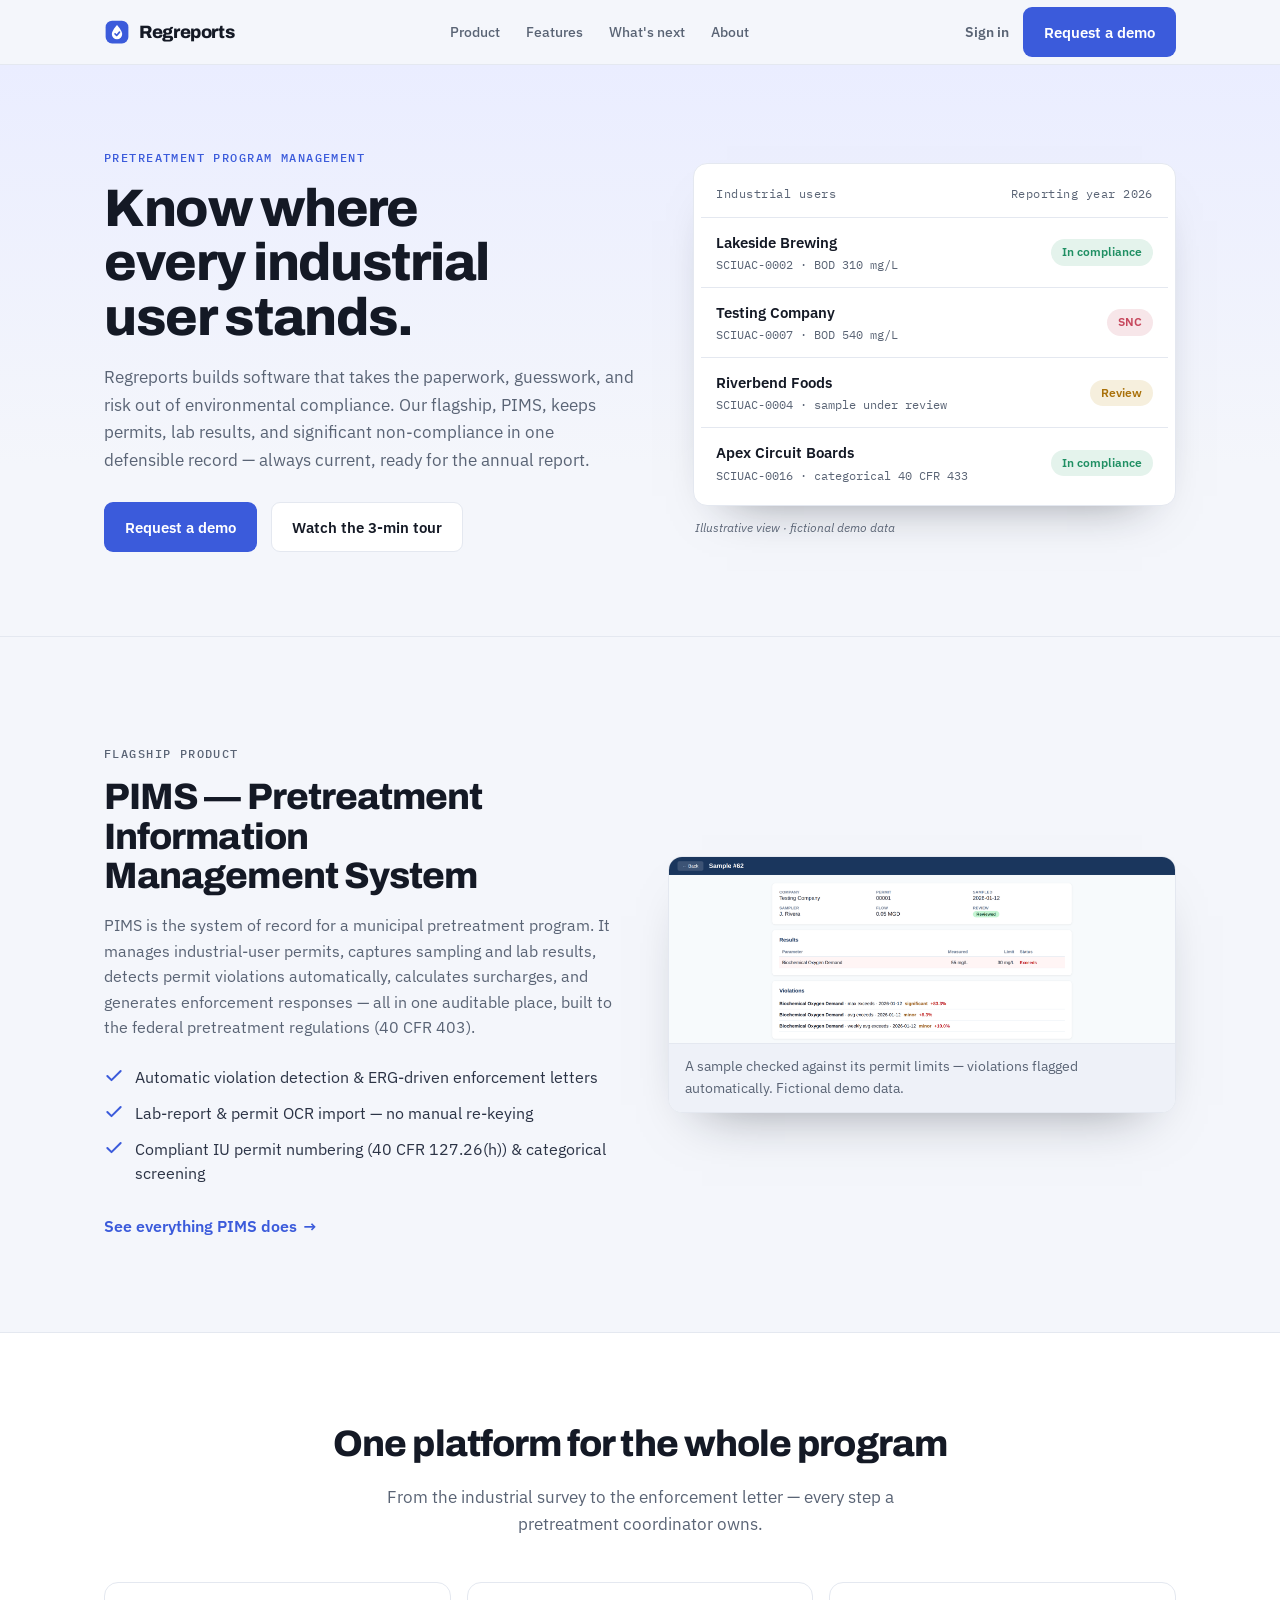
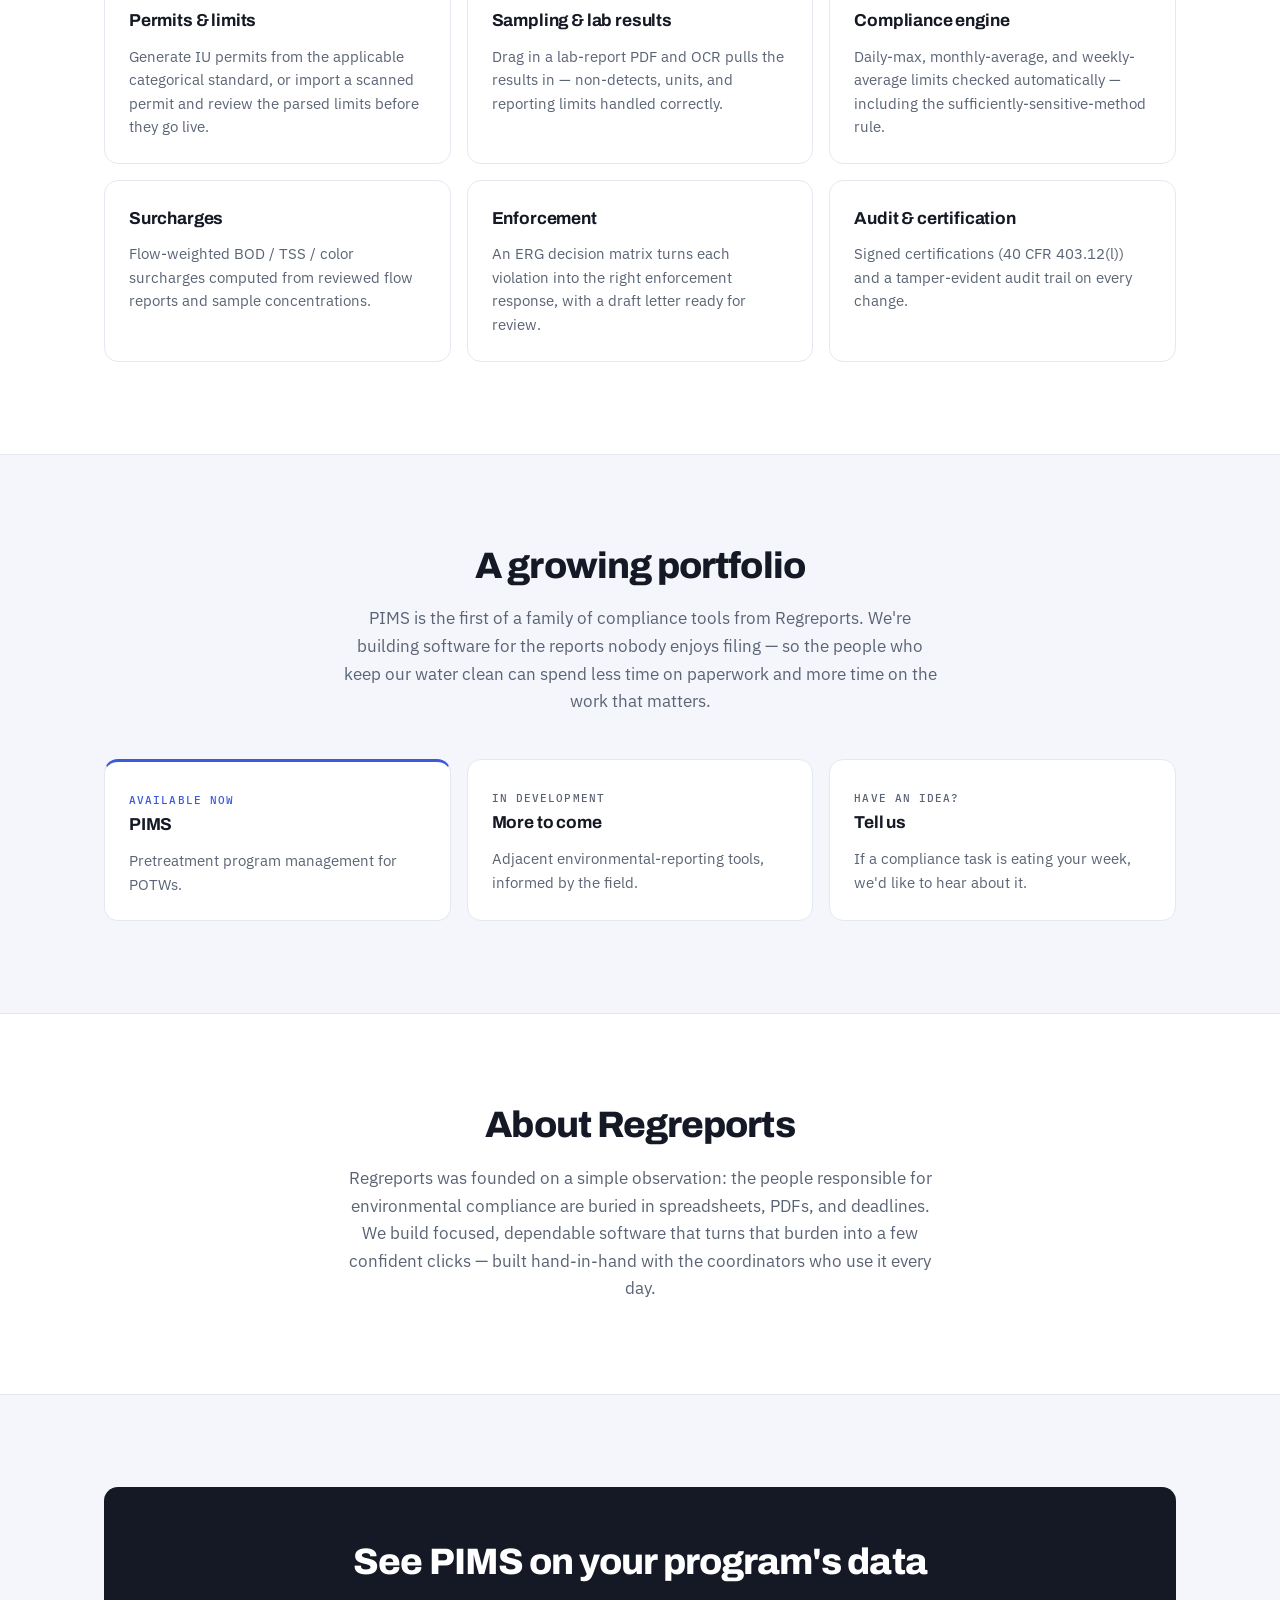
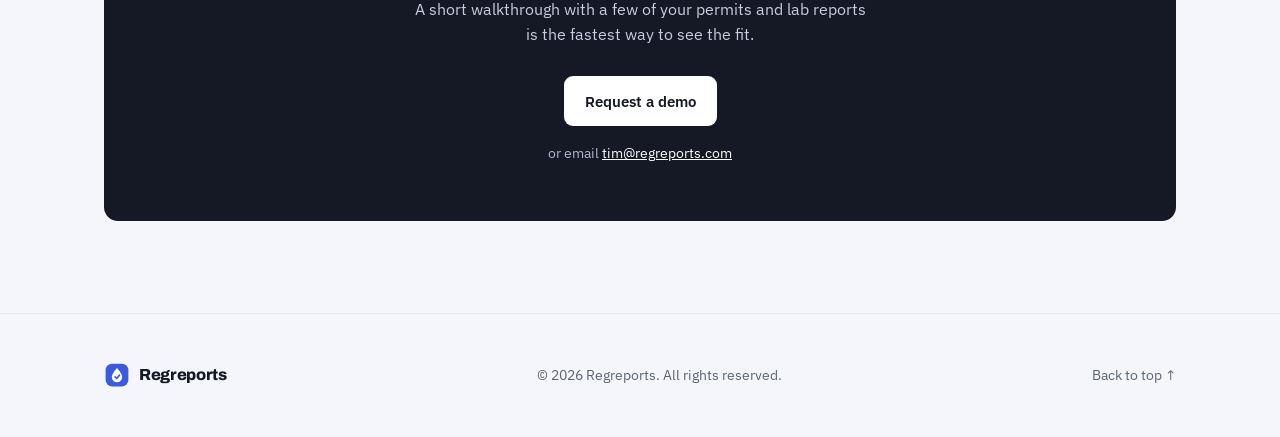
<file: index.html>
<!DOCTYPE html>
<html lang="en">
<head>
  <meta charset="UTF-8" />
  <meta name="viewport" content="width=device-width, initial-scale=1.0" />
  <title>Regreports — Software for environmental compliance</title>
  <meta name="description" content="Regreports builds purpose-built software for environmental compliance. Our flagship, PIMS, runs the pretreatment program for municipal wastewater utilities — permits, sampling, violations, surcharges, and enforcement." />
  <link rel="canonical" href="https://regreports.com/" />
  <meta name="msvalidate.01" content="F3BC01F768E2F7F8AB8308DDB6380DE5" />
  <link rel="icon" href="assets/favicon.svg" type="image/svg+xml" />
  <link rel="preconnect" href="https://fonts.googleapis.com" />
  <link rel="preconnect" href="https://fonts.gstatic.com" crossorigin />
  <link rel="stylesheet" href="https://fonts.googleapis.com/css2?family=Archivo:wght@500;600;700;800&family=IBM+Plex+Mono:wght@400;500&family=IBM+Plex+Sans:wght@400;500;600&display=swap" />
  <link rel="stylesheet" href="styles.css" />
</head>
<body>

  <!-- Nav -->
  <header class="site-header">
    <div class="wrap nav">
      <a href="#top" class="brand">
        <svg viewBox="0 0 24 24" aria-hidden="true"><rect x="1.5" y="1.5" width="21" height="21" rx="6" fill="currentColor"/><path d="M12 5.6C12 5.6 16.8 10.8 16.8 13.9A4.8 4.8 0 0 1 7.2 13.9C7.2 10.8 12 5.6 12 5.6Z" fill="#fff"/><path d="M10.2 13.7l1.5 1.5 2.6-3.1" fill="none" stroke="currentColor" stroke-width="1.5" stroke-linecap="round" stroke-linejoin="round"/></svg>
        Regreports
      </a>
      <nav class="nav-links">
        <a href="#product">Product</a>
        <a href="#features">Features</a>
        <a href="#whats-next">What's next</a>
        <a href="#about">About</a>
      </nav>
      <div class="nav-right">
        <a class="nav-signin" href="https://pims.regreports.com">Sign in</a>
        <a class="btn btn-primary" href="#contact">Request a demo</a>
      </div>
    </div>
  </header>

  <!-- Hero -->
  <section id="top" class="hero">
    <div class="wrap hero-grid">
      <div>
        <p class="kicker">Pretreatment program management</p>
        <h1>Know where every industrial user stands.</h1>
        <p class="lede">Regreports builds software that takes the paperwork, guesswork, and risk out of environmental compliance. Our flagship, PIMS, keeps permits, lab results, and significant non-compliance in one defensible record — always current, ready for the annual report.</p>
        <div class="btn-row">
          <a class="btn btn-primary" href="#contact">Request a demo</a>
          <a class="btn btn-ghost" href="demo.html">Watch the 3-min tour</a>
        </div>
      </div>
      <div>
        <div class="panel" aria-hidden="true">
          <div class="panel-head"><span>Industrial users</span><span>Reporting year 2026</span></div>
          <div class="iu-row"><div><div class="iu-name">Lakeside Brewing</div><div class="iu-sub">SCIUAC-0002 · BOD 310 mg/L</div></div><span class="chip chip-ok">In compliance</span></div>
          <div class="iu-row"><div><div class="iu-name">Testing Company</div><div class="iu-sub">SCIUAC-0007 · BOD 540 mg/L</div></div><span class="chip chip-snc">SNC</span></div>
          <div class="iu-row"><div><div class="iu-name">Riverbend Foods</div><div class="iu-sub">SCIUAC-0004 · sample under review</div></div><span class="chip chip-rev">Review</span></div>
          <div class="iu-row"><div><div class="iu-name">Apex Circuit Boards</div><div class="iu-sub">SCIUAC-0016 · categorical 40 CFR 433</div></div><span class="chip chip-ok">In compliance</span></div>
        </div>
        <p class="panel-cap">Illustrative view · fictional demo data</p>
      </div>
    </div>
  </section>

  <!-- Flagship product -->
  <section id="product" class="section">
    <div class="wrap split">
      <div>
        <p class="kicker">Flagship product</p>
        <h2>PIMS — Pretreatment Information Management System</h2>
        <p>PIMS is the system of record for a municipal pretreatment program. It manages industrial-user permits, captures sampling and lab results, detects permit violations automatically, calculates surcharges, and generates enforcement responses — all in one auditable place, built to the federal pretreatment regulations (40 CFR 403).</p>
        <ul class="ticks">
          <li><svg viewBox="0 0 24 24" fill="none" stroke="currentColor" stroke-width="2.4" stroke-linecap="round" stroke-linejoin="round"><path d="M20 6 9 17l-5-5"/></svg> Automatic violation detection &amp; ERG-driven enforcement letters</li>
          <li><svg viewBox="0 0 24 24" fill="none" stroke="currentColor" stroke-width="2.4" stroke-linecap="round" stroke-linejoin="round"><path d="M20 6 9 17l-5-5"/></svg> Lab-report &amp; permit OCR import — no manual re-keying</li>
          <li><svg viewBox="0 0 24 24" fill="none" stroke="currentColor" stroke-width="2.4" stroke-linecap="round" stroke-linejoin="round"><path d="M20 6 9 17l-5-5"/></svg> Compliant IU permit numbering (40 CFR 127.26(h)) &amp; categorical screening</li>
        </ul>
        <div class="btn-row">
          <a class="textlink" href="pims.html">See everything PIMS does <span aria-hidden="true">→</span></a>
        </div>
      </div>
      <figure class="shot">
        <img src="assets/pims-shot-sample.png" width="2000" height="736"
             alt="A PIMS sample detail: Biochemical Oxygen Demand measured at 55 mg/L against a 30 mg/L limit, flagged as exceeding, with the resulting max, monthly-average, and weekly-average violations listed." />
        <figcaption>A sample checked against its permit limits — violations flagged automatically. Fictional demo data.</figcaption>
      </figure>
    </div>
  </section>

  <!-- Features grid -->
  <section id="features" class="band">
    <div class="wrap section">
      <div class="center">
        <h2>One platform for the whole program</h2>
        <p class="lede">From the industrial survey to the enforcement letter — every step a pretreatment coordinator owns.</p>
      </div>
      <div class="cards">
        <div class="card"><h3>Permits &amp; limits</h3><p>Generate IU permits from the applicable categorical standard, or import a scanned permit and review the parsed limits before they go live.</p></div>
        <div class="card"><h3>Sampling &amp; lab results</h3><p>Drag in a lab-report PDF and OCR pulls the results in — non-detects, units, and reporting limits handled correctly.</p></div>
        <div class="card"><h3>Compliance engine</h3><p>Daily-max, monthly-average, and weekly-average limits checked automatically — including the sufficiently-sensitive-method rule.</p></div>
        <div class="card"><h3>Surcharges</h3><p>Flow-weighted BOD / TSS / color surcharges computed from reviewed flow reports and sample concentrations.</p></div>
        <div class="card"><h3>Enforcement</h3><p>An ERG decision matrix turns each violation into the right enforcement response, with a draft letter ready for review.</p></div>
        <div class="card"><h3>Audit &amp; certification</h3><p>Signed certifications (40 CFR 403.12(l)) and a tamper-evident audit trail on every change.</p></div>
      </div>
    </div>
  </section>

  <!-- What's next / portfolio -->
  <section id="whats-next" class="section">
    <div class="wrap">
      <div class="center">
        <h2>A growing portfolio</h2>
        <p class="lede">PIMS is the first of a family of compliance tools from Regreports. We're building software for the reports nobody enjoys filing — so the people who keep our water clean can spend less time on paperwork and more time on the work that matters.</p>
      </div>
      <div class="cards">
        <div class="card card-accent"><span class="flag flag-live">Available now</span><h3>PIMS</h3><p>Pretreatment program management for POTWs.</p></div>
        <div class="card"><span class="flag flag-dim">In development</span><h3>More to come</h3><p>Adjacent environmental-reporting tools, informed by the field.</p></div>
        <div class="card"><span class="flag flag-dim">Have an idea?</span><h3>Tell us</h3><p>If a compliance task is eating your week, we'd like to hear about it.</p></div>
      </div>
    </div>
  </section>

  <!-- About -->
  <section id="about" class="band">
    <div class="wrap section center">
      <h2>About Regreports</h2>
      <p class="lede">Regreports was founded on a simple observation: the people responsible for environmental compliance are buried in spreadsheets, PDFs, and deadlines. We build focused, dependable software that turns that burden into a few confident clicks — built hand-in-hand with the coordinators who use it every day.</p>
    </div>
  </section>

  <!-- Contact / CTA -->
  <section id="contact" class="section">
    <div class="wrap">
      <div class="cta-band">
        <h2>See PIMS on your program's data</h2>
        <p>A short walkthrough with a few of your permits and lab reports is the fastest way to see the fit.</p>
        <div class="btn-row">
          <a class="btn btn-light" href="mailto:tim@regreports.com?subject=PIMS%20demo%20request">Request a demo</a>
        </div>
        <p class="sub">or email <a href="mailto:tim@regreports.com">tim@regreports.com</a></p>
      </div>
    </div>
  </section>

  <!-- Footer -->
  <footer class="site-footer">
    <div class="wrap footer-row">
      <span class="brand">
        <svg viewBox="0 0 24 24" aria-hidden="true"><rect x="1.5" y="1.5" width="21" height="21" rx="6" fill="currentColor"/><path d="M12 5.6C12 5.6 16.8 10.8 16.8 13.9A4.8 4.8 0 0 1 7.2 13.9C7.2 10.8 12 5.6 12 5.6Z" fill="#fff"/><path d="M10.2 13.7l1.5 1.5 2.6-3.1" fill="none" stroke="currentColor" stroke-width="1.5" stroke-linecap="round" stroke-linejoin="round"/></svg>
        Regreports
      </span>
      <p>&copy; <span id="year"></span> Regreports. All rights reserved.</p>
      <a href="#top">Back to top ↑</a>
    </div>
  </footer>

  <script>document.getElementById("year").textContent = new Date().getFullYear();</script>
</body>
</html>
</file>
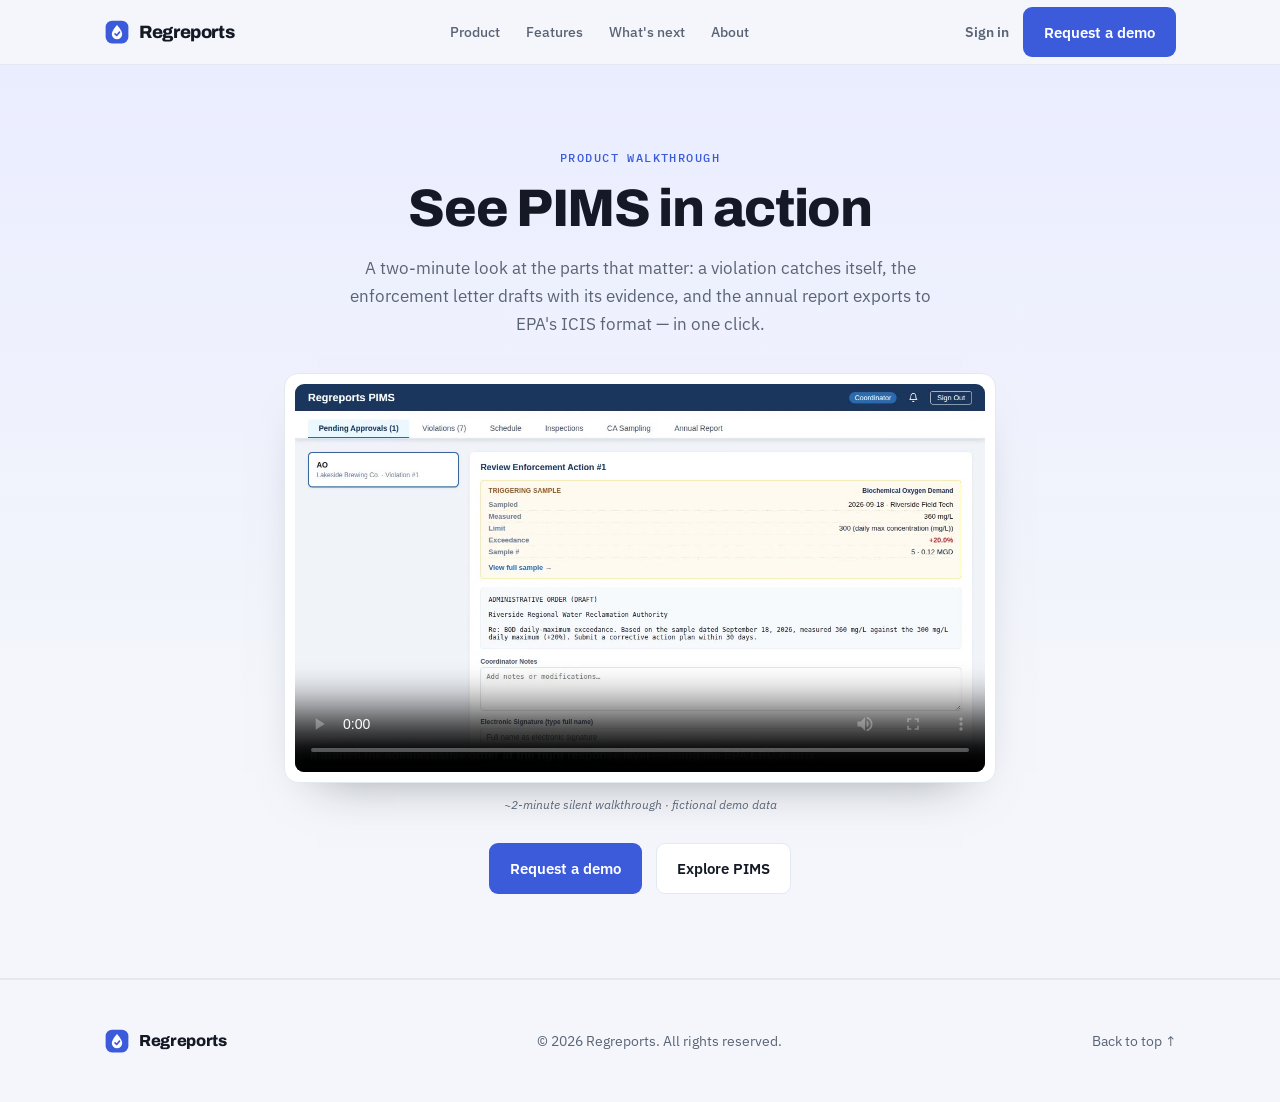
<file: demo.html>
<!DOCTYPE html>
<html lang="en">
<head>
  <meta charset="UTF-8" />
  <meta name="viewport" content="width=device-width, initial-scale=1.0" />
  <title>PIMS — Product demo · Regreports</title>
  <meta name="description" content="A short walkthrough of Regreports PIMS: violations catch themselves, enforcement letters draft with evidence, and the annual report exports to EPA's ICIS format — in one click." />
  <link rel="canonical" href="https://regreports.com/demo.html" />
  <link rel="icon" href="assets/favicon.svg" type="image/svg+xml" />
  <link rel="preconnect" href="https://fonts.googleapis.com" />
  <link rel="preconnect" href="https://fonts.gstatic.com" crossorigin />
  <link rel="stylesheet" href="https://fonts.googleapis.com/css2?family=Archivo:wght@500;600;700;800&family=IBM+Plex+Mono:wght@400;500&family=IBM+Plex+Sans:wght@400;500;600&display=swap" />
  <link rel="stylesheet" href="styles.css" />
</head>
<body>

  <!-- Nav -->
  <header class="site-header">
    <div class="wrap nav">
      <a href="index.html#top" class="brand">
        <svg viewBox="0 0 24 24" aria-hidden="true"><rect x="1.5" y="1.5" width="21" height="21" rx="6" fill="currentColor"/><path d="M12 5.6C12 5.6 16.8 10.8 16.8 13.9A4.8 4.8 0 0 1 7.2 13.9C7.2 10.8 12 5.6 12 5.6Z" fill="#fff"/><path d="M10.2 13.7l1.5 1.5 2.6-3.1" fill="none" stroke="currentColor" stroke-width="1.5" stroke-linecap="round" stroke-linejoin="round"/></svg>
        Regreports
      </a>
      <nav class="nav-links">
        <a href="index.html#product">Product</a>
        <a href="index.html#features">Features</a>
        <a href="index.html#whats-next">What's next</a>
        <a href="index.html#about">About</a>
      </nav>
      <div class="nav-right">
        <a class="nav-signin" href="https://pims.regreports.com">Sign in</a>
        <a class="btn btn-primary" href="mailto:tim@regreports.com?subject=PIMS%20demo%20request">Request a demo</a>
      </div>
    </div>
  </header>

  <!-- Demo -->
  <section class="hero">
    <div class="wrap hero-grid single center">
      <div>
        <p class="kicker">Product walkthrough</p>
        <h1>See PIMS in action</h1>
        <p class="lede">A two-minute look at the parts that matter: a violation catches itself, the enforcement letter drafts with its evidence, and the annual report exports to EPA's ICIS format — in one click.</p>

        <div class="video-frame">
          <video controls playsinline preload="metadata" poster="assets/pims-demo-poster.jpg">
            <source src="assets/pims-demo.mp4" type="video/mp4" />
            Your browser can't play this video —
            <a class="textlink" href="assets/pims-demo.mp4">download it here</a>.
          </video>
        </div>
        <p class="panel-cap" style="text-align:center">~2-minute silent walkthrough · fictional demo data</p>

        <div class="btn-row" style="justify-content:center">
          <a class="btn btn-primary" href="mailto:tim@regreports.com?subject=PIMS%20demo%20request">Request a demo</a>
          <a class="btn btn-ghost" href="index.html#product">Explore PIMS</a>
        </div>
      </div>
    </div>
  </section>

  <!-- Footer -->
  <footer class="site-footer">
    <div class="wrap footer-row">
      <span class="brand">
        <svg viewBox="0 0 24 24" aria-hidden="true"><rect x="1.5" y="1.5" width="21" height="21" rx="6" fill="currentColor"/><path d="M12 5.6C12 5.6 16.8 10.8 16.8 13.9A4.8 4.8 0 0 1 7.2 13.9C7.2 10.8 12 5.6 12 5.6Z" fill="#fff"/><path d="M10.2 13.7l1.5 1.5 2.6-3.1" fill="none" stroke="currentColor" stroke-width="1.5" stroke-linecap="round" stroke-linejoin="round"/></svg>
        Regreports
      </span>
      <p>&copy; <span id="year"></span> Regreports. All rights reserved.</p>
      <a href="index.html#top">Back to top ↑</a>
    </div>
  </footer>

  <script>document.getElementById("year").textContent = new Date().getFullYear();</script>
</body>
</html>
</file>
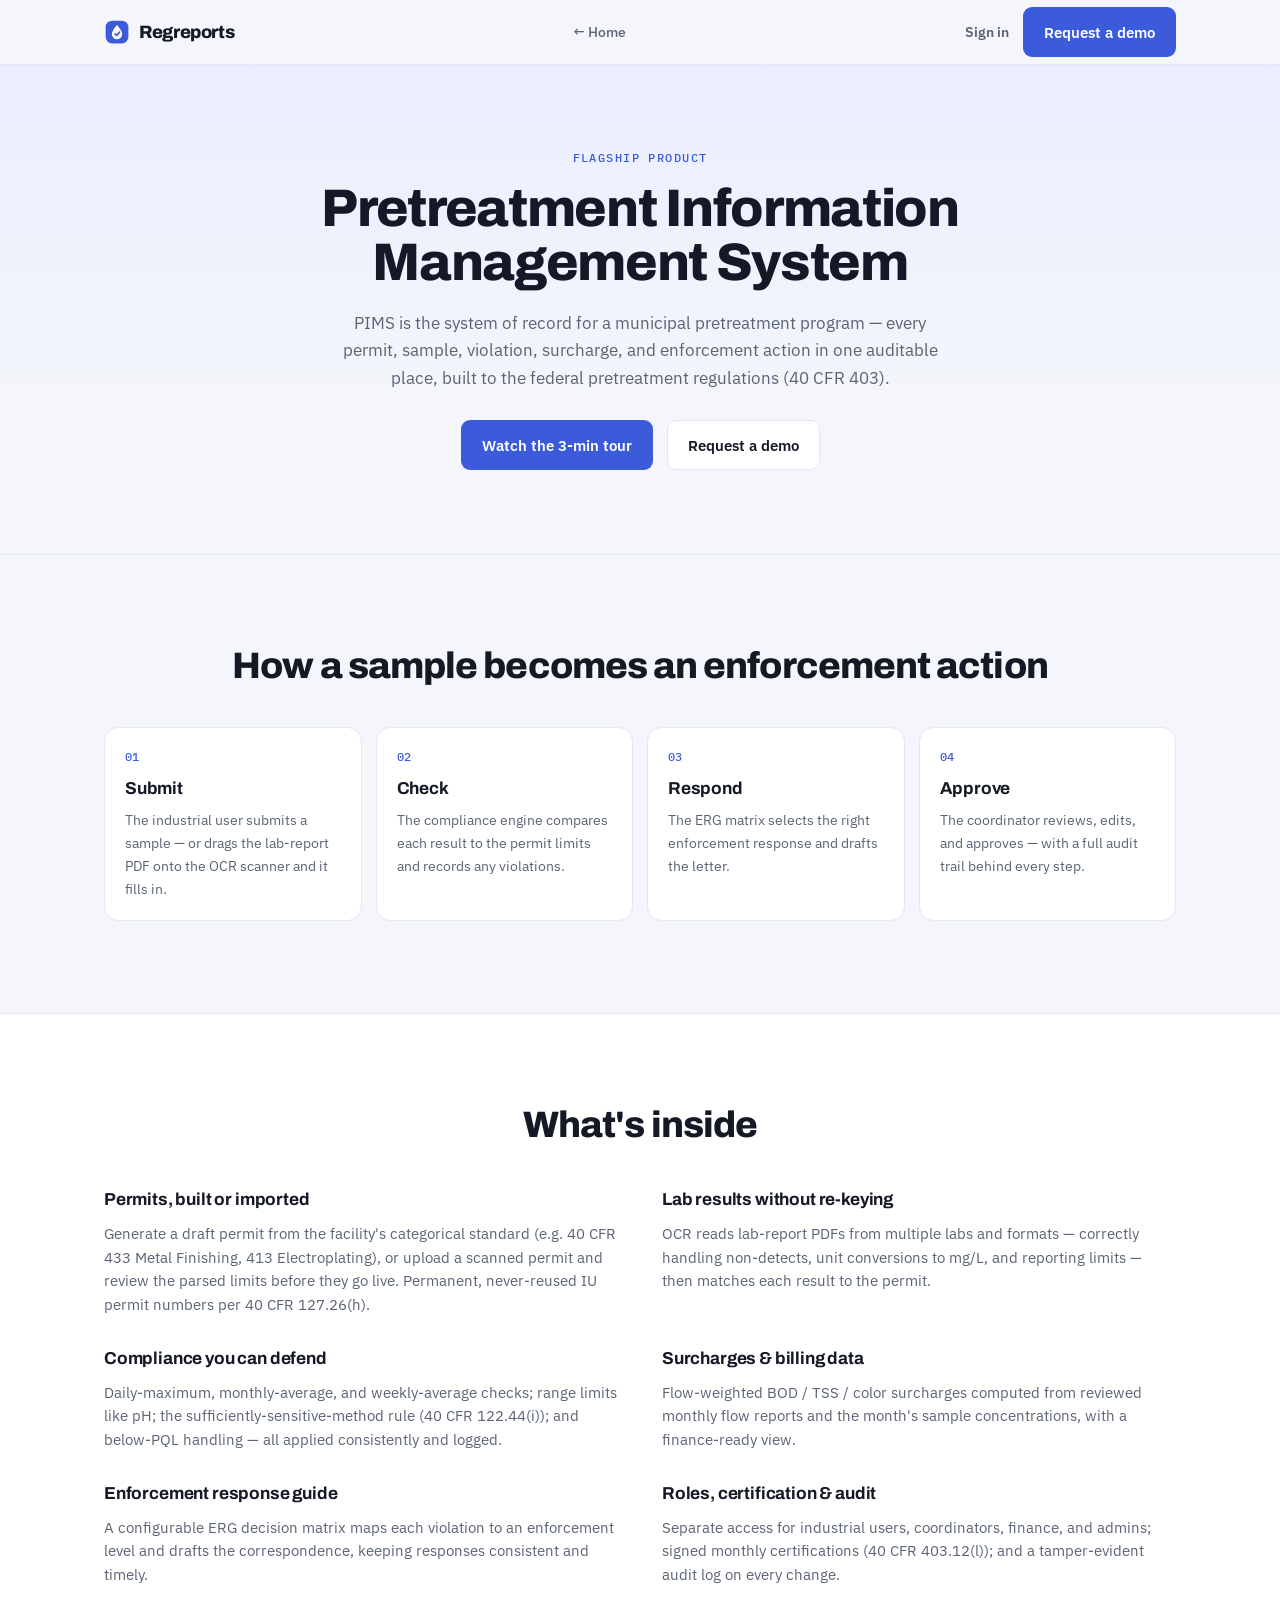
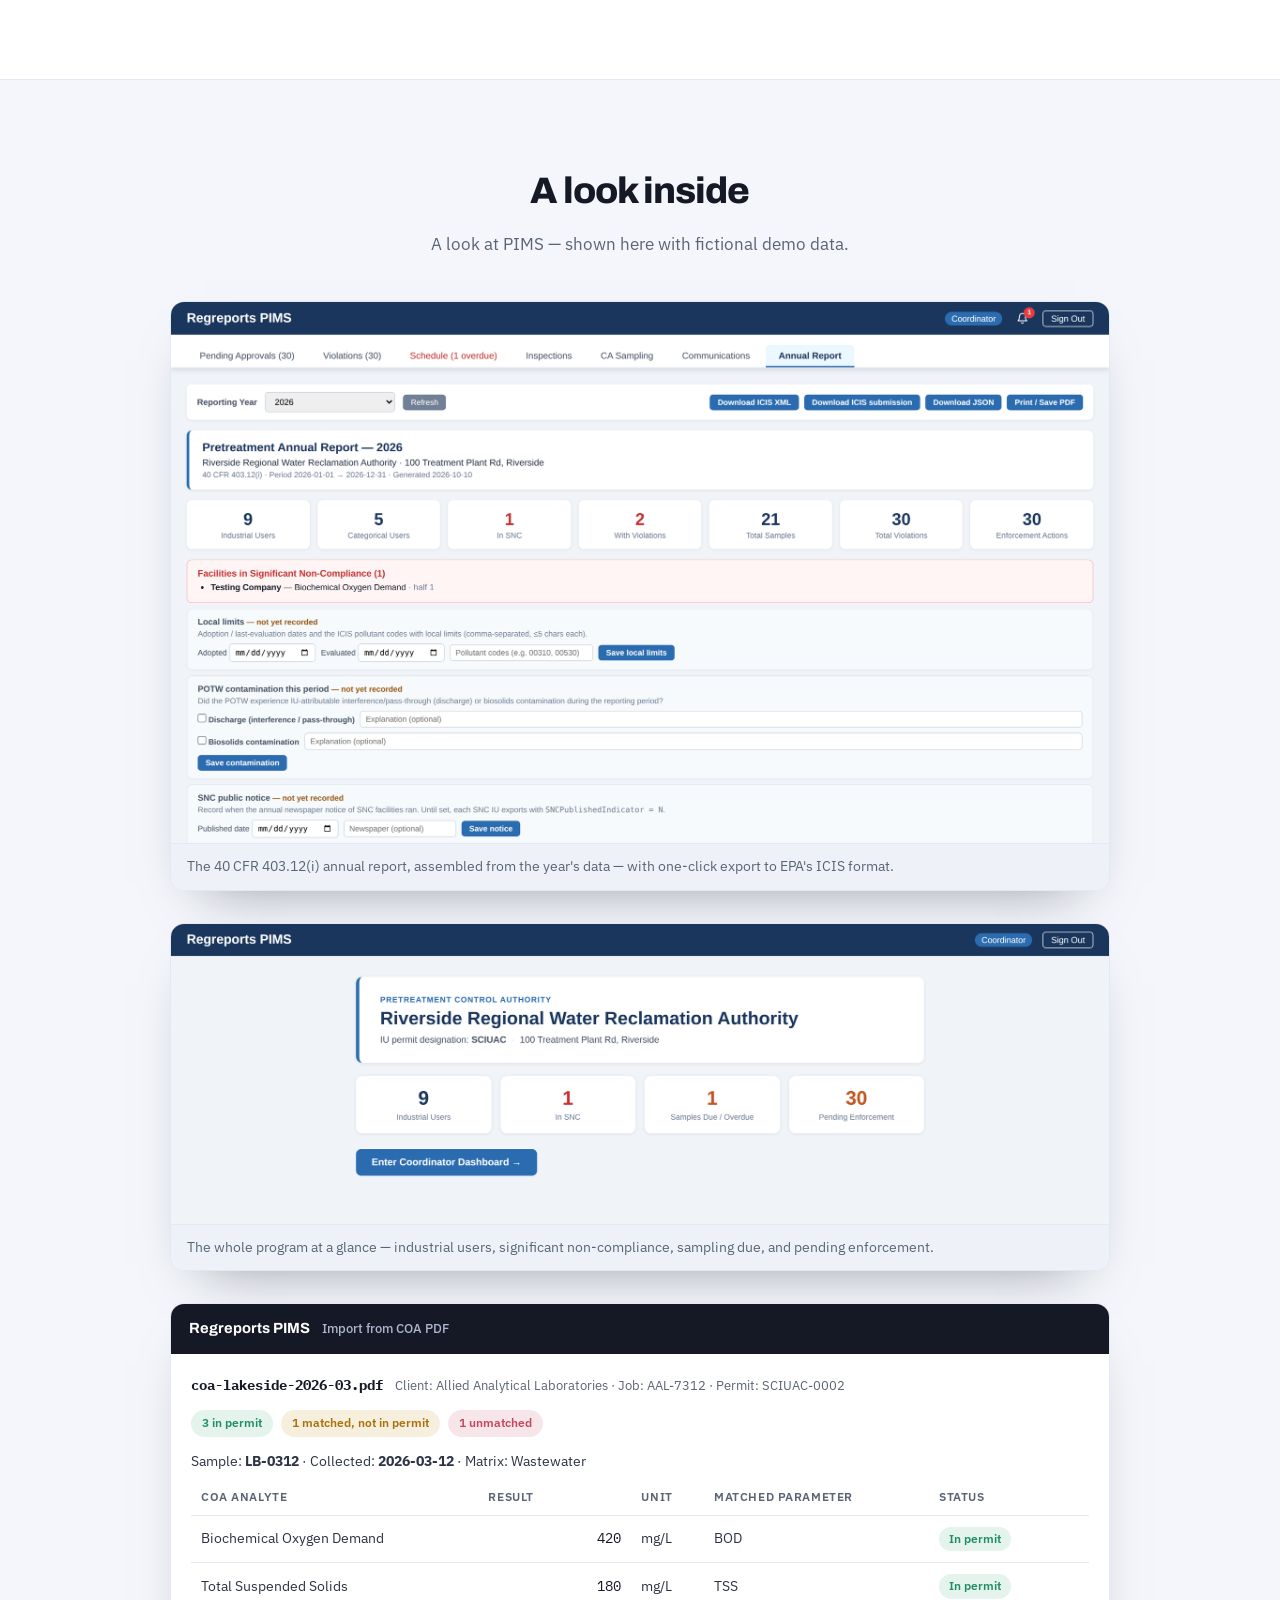
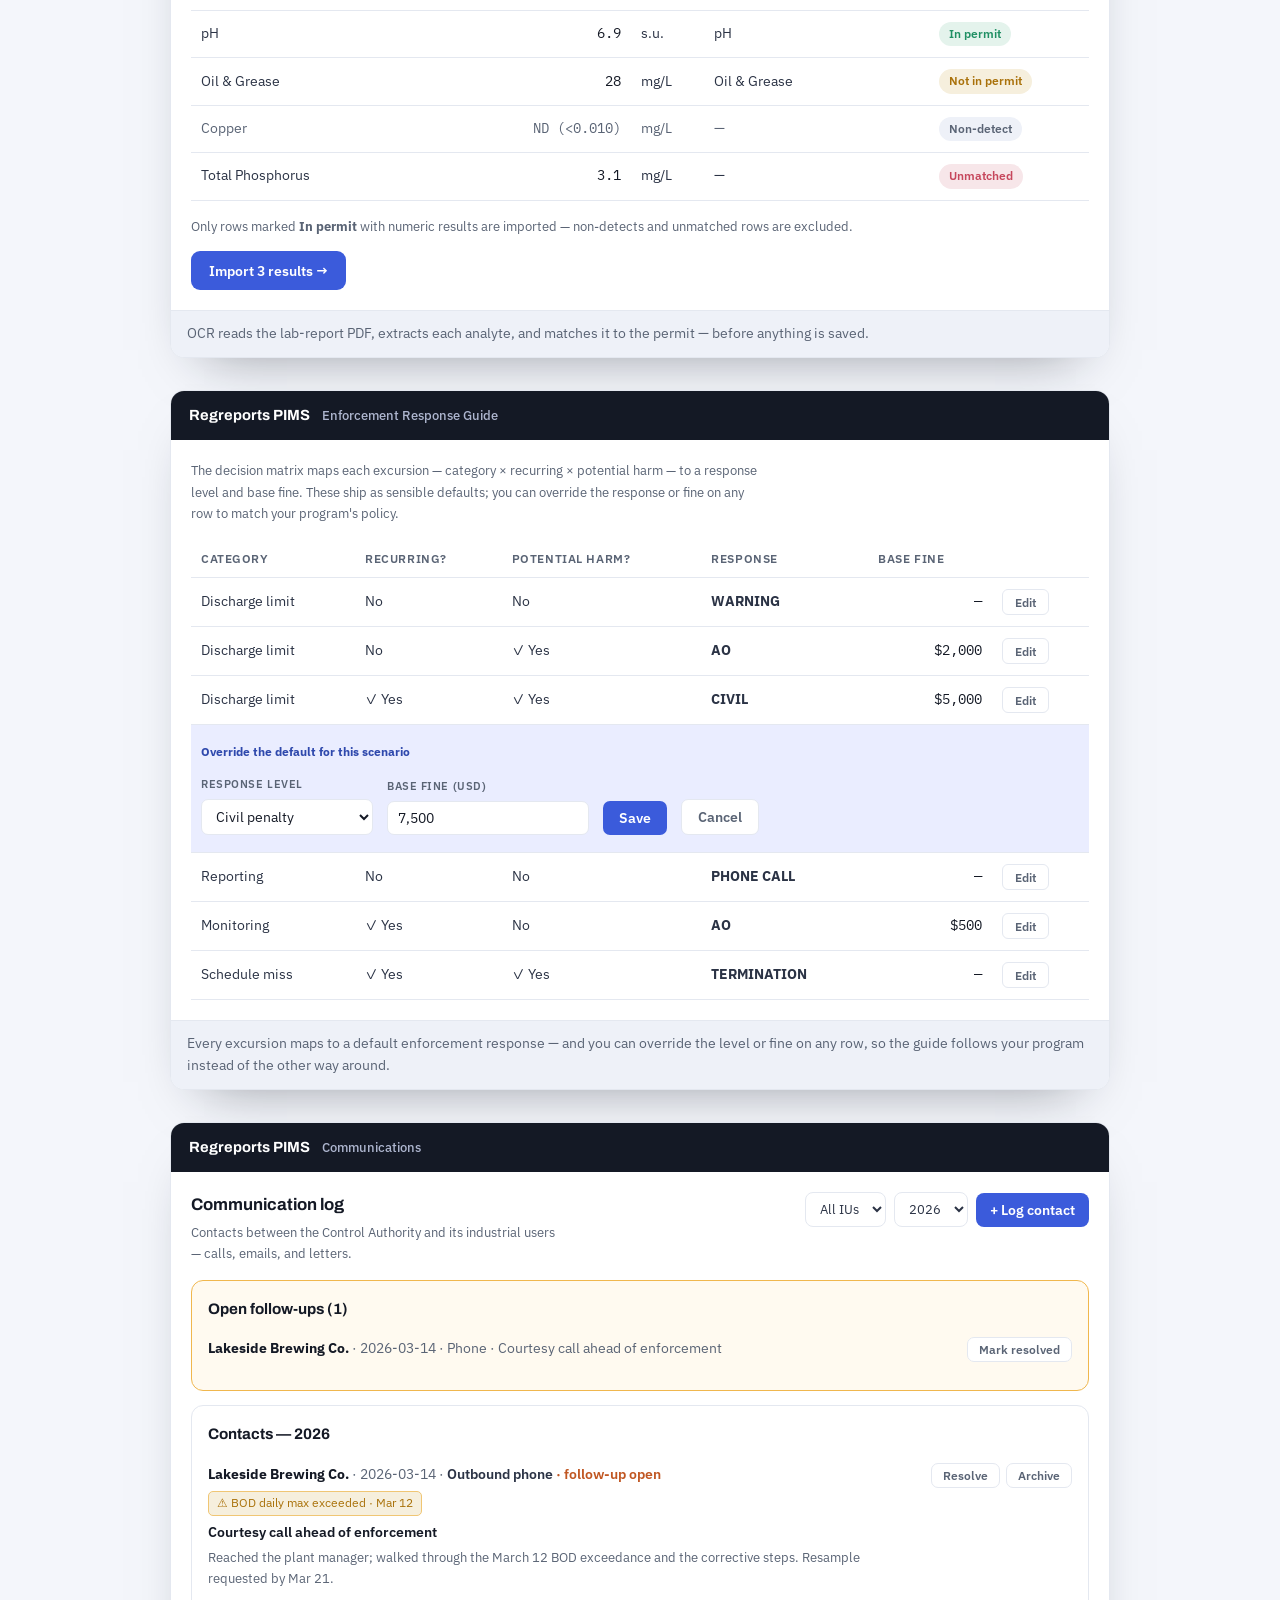
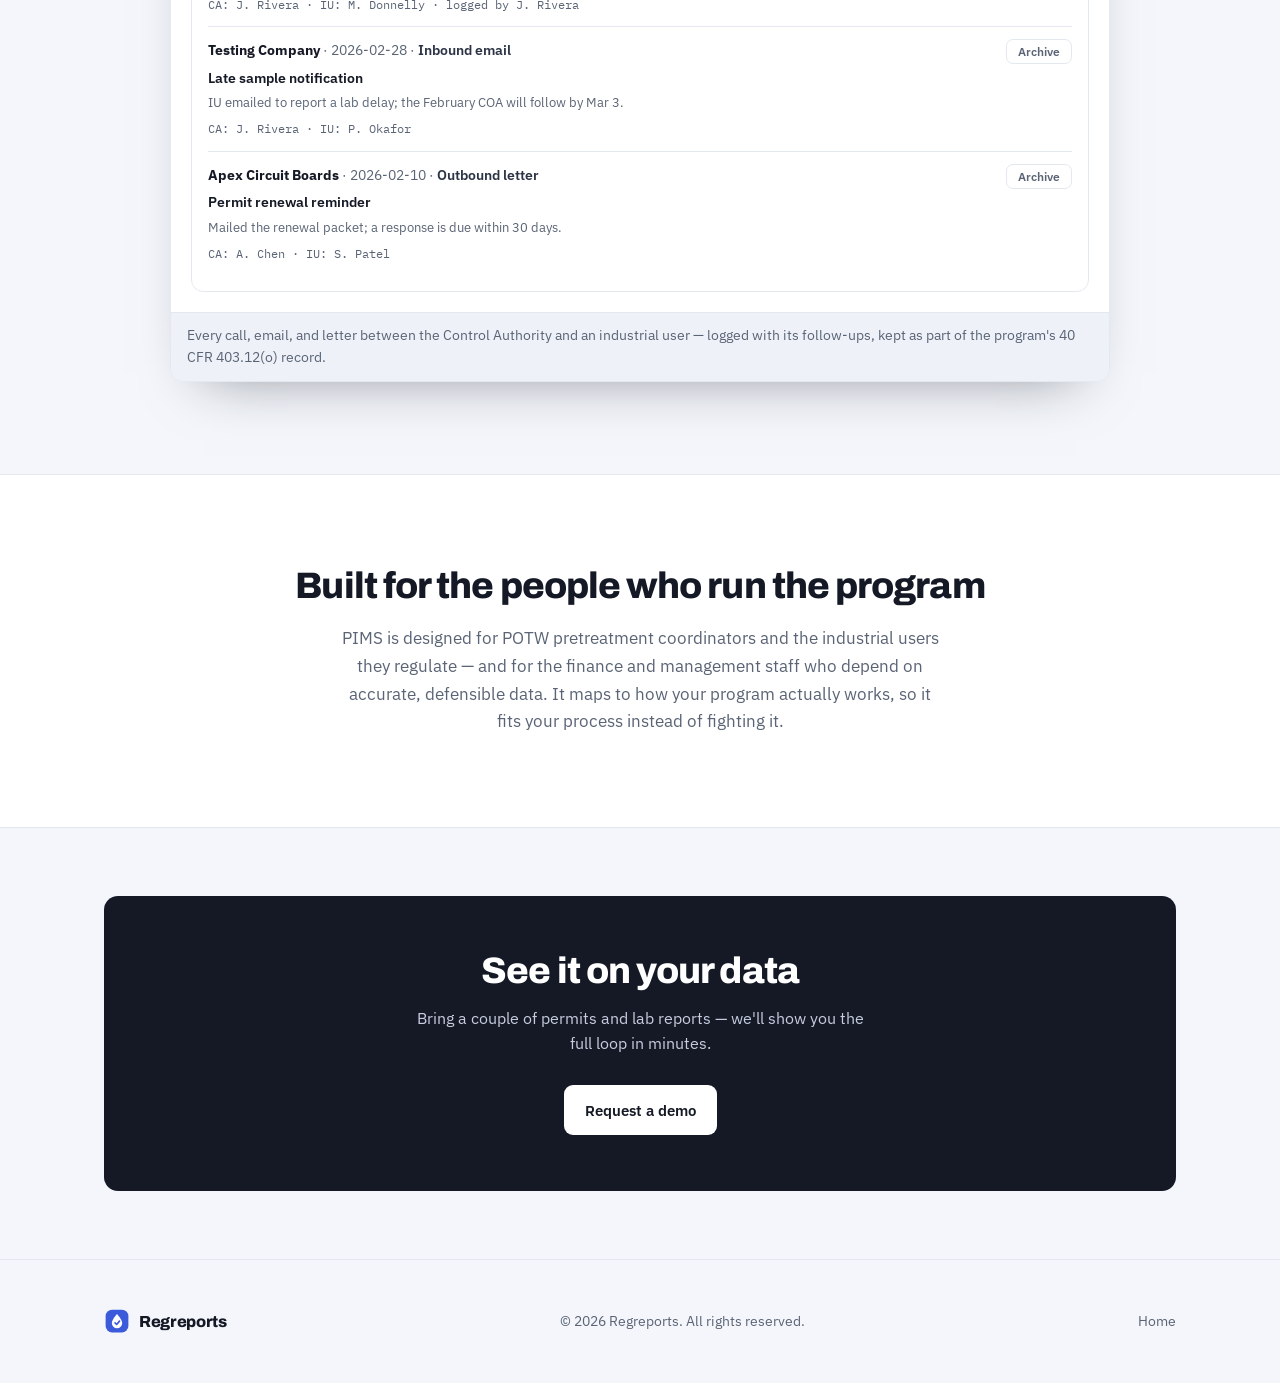
<file: pims.html>
<!DOCTYPE html>
<html lang="en">
<head>
  <meta charset="UTF-8" />
  <meta name="viewport" content="width=device-width, initial-scale=1.0" />
  <title>PIMS — Pretreatment Information Management System | Regreports</title>
  <meta name="description" content="PIMS by Regreports: the system of record for a municipal pretreatment program — IU permits, sampling, automatic violation detection, surcharges, and enforcement, built to 40 CFR 403." />
  <link rel="canonical" href="https://regreports.com/pims.html" />
  <link rel="icon" href="assets/favicon.svg" type="image/svg+xml" />
  <link rel="preconnect" href="https://fonts.googleapis.com" />
  <link rel="preconnect" href="https://fonts.gstatic.com" crossorigin />
  <link rel="stylesheet" href="https://fonts.googleapis.com/css2?family=Archivo:wght@500;600;700;800&family=IBM+Plex+Mono:wght@400;500&family=IBM+Plex+Sans:wght@400;500;600&display=swap" />
  <link rel="stylesheet" href="styles.css" />
</head>
<body>

  <!-- Nav -->
  <header class="site-header">
    <div class="wrap nav">
      <a href="index.html" class="brand">
        <svg viewBox="0 0 24 24" aria-hidden="true"><rect x="1.5" y="1.5" width="21" height="21" rx="6" fill="currentColor"/><path d="M12 5.6C12 5.6 16.8 10.8 16.8 13.9A4.8 4.8 0 0 1 7.2 13.9C7.2 10.8 12 5.6 12 5.6Z" fill="#fff"/><path d="M10.2 13.7l1.5 1.5 2.6-3.1" fill="none" stroke="currentColor" stroke-width="1.5" stroke-linecap="round" stroke-linejoin="round"/></svg>
        Regreports
      </a>
      <nav class="nav-links">
        <a href="index.html">← Home</a>
      </nav>
      <div class="nav-right">
        <a class="nav-signin" href="https://pims.regreports.com">Sign in</a>
        <a class="btn btn-primary" href="index.html#contact">Request a demo</a>
      </div>
    </div>
  </header>

  <!-- Hero -->
  <section class="hero">
    <div class="wrap hero-grid single center">
      <div>
        <p class="kicker">Flagship product</p>
        <h1>Pretreatment Information Management System</h1>
        <p class="lede">PIMS is the system of record for a municipal pretreatment program — every permit, sample, violation, surcharge, and enforcement action in one auditable place, built to the federal pretreatment regulations (40 CFR 403).</p>
        <div class="btn-row" style="justify-content:center">
          <a class="btn btn-primary" href="demo.html">Watch the 3-min tour</a>
          <a class="btn btn-ghost" href="index.html#contact">Request a demo</a>
        </div>
      </div>
    </div>
  </section>

  <!-- Data flow -->
  <section class="section">
    <div class="wrap">
      <div class="center">
        <h2>How a sample becomes an enforcement action</h2>
      </div>
      <div class="steps">
        <div class="step"><div class="s">01</div><h3>Submit</h3><p>The industrial user submits a sample — or drags the lab-report PDF onto the OCR scanner and it fills in.</p></div>
        <div class="step"><div class="s">02</div><h3>Check</h3><p>The compliance engine compares each result to the permit limits and records any violations.</p></div>
        <div class="step"><div class="s">03</div><h3>Respond</h3><p>The ERG matrix selects the right enforcement response and drafts the letter.</p></div>
        <div class="step"><div class="s">04</div><h3>Approve</h3><p>The coordinator reviews, edits, and approves — with a full audit trail behind every step.</p></div>
      </div>
    </div>
  </section>

  <!-- Capabilities -->
  <section class="band">
    <div class="wrap section">
      <div class="center">
        <h2>What's inside</h2>
      </div>
      <div class="prose-grid">
        <div>
          <h3>Permits, built or imported</h3>
          <p>Generate a draft permit from the facility's categorical standard (e.g. 40 CFR 433 Metal Finishing, 413 Electroplating), or upload a scanned permit and review the parsed limits before they go live. Permanent, never-reused IU permit numbers per 40 CFR 127.26(h).</p>
        </div>
        <div>
          <h3>Lab results without re-keying</h3>
          <p>OCR reads lab-report PDFs from multiple labs and formats — correctly handling non-detects, unit conversions to mg/L, and reporting limits — then matches each result to the permit.</p>
        </div>
        <div>
          <h3>Compliance you can defend</h3>
          <p>Daily-maximum, monthly-average, and weekly-average checks; range limits like pH; the sufficiently-sensitive-method rule (40 CFR 122.44(i)); and below-PQL handling — all applied consistently and logged.</p>
        </div>
        <div>
          <h3>Surcharges &amp; billing data</h3>
          <p>Flow-weighted BOD / TSS / color surcharges computed from reviewed monthly flow reports and the month's sample concentrations, with a finance-ready view.</p>
        </div>
        <div>
          <h3>Enforcement response guide</h3>
          <p>A configurable ERG decision matrix maps each violation to an enforcement level and drafts the correspondence, keeping responses consistent and timely.</p>
        </div>
        <div>
          <h3>Roles, certification &amp; audit</h3>
          <p>Separate access for industrial users, coordinators, finance, and admins; signed monthly certifications (40 CFR 403.12(l)); and a tamper-evident audit log on every change.</p>
        </div>
      </div>
    </div>
  </section>

  <!-- A look inside -->
  <section class="section">
    <div class="wrap">
      <div class="center">
        <h2>A look inside</h2>
        <p class="lede">A look at PIMS — shown here with fictional demo data.</p>
      </div>
      <div class="shots-stack">
        <figure class="shot">
          <img src="assets/pims-shot-annual.png" width="2000" height="1153"
               alt="The PIMS pretreatment annual report for 2026: summary cards for industrial users, categorical users, SNC, violations, samples, and enforcement; a significant-non-compliance list; and one-click ICIS XML, ICIS submission, and JSON export." />
          <figcaption>The 40 CFR 403.12(i) annual report, assembled from the year's data — with one-click export to EPA's ICIS format.</figcaption>
        </figure>
        <figure class="shot">
          <img src="assets/pims-shot-overview.png" width="2000" height="639"
               alt="The PIMS Control Authority home for Riverside Regional Water Reclamation Authority, showing program stats: industrial users, facilities in significant non-compliance, samples due or overdue, and pending enforcement." />
          <figcaption>The whole program at a glance — industrial users, significant non-compliance, sampling due, and pending enforcement.</figcaption>
        </figure>
        <figure class="shot">
          <div class="appbar">Regreports PIMS <span>Import from COA PDF</span></div>
          <div class="ocr">
            <div class="ocr-head">
              <strong>coa-lakeside-2026-03.pdf</strong>
              <span class="ocr-meta">Client: Allied Analytical Laboratories · Job: AAL-7312 · Permit: SCIUAC-0002</span>
            </div>
            <div class="ocr-chips">
              <span class="chip chip-ok">3 in permit</span>
              <span class="chip chip-rev">1 matched, not in permit</span>
              <span class="chip chip-snc">1 unmatched</span>
            </div>
            <div class="ocr-sample">Sample: <strong>LB-0312</strong> · Collected: <strong>2026-03-12</strong> · Matrix: Wastewater</div>
            <div class="ocr-tablewrap">
              <table class="ocr-table">
                <thead>
                  <tr><th>COA analyte</th><th>Result</th><th>Unit</th><th>Matched parameter</th><th>Status</th></tr>
                </thead>
                <tbody>
                  <tr><td>Biochemical Oxygen Demand</td><td class="num">420</td><td>mg/L</td><td>BOD</td><td><span class="badge b-ok">In permit</span></td></tr>
                  <tr><td>Total Suspended Solids</td><td class="num">180</td><td>mg/L</td><td>TSS</td><td><span class="badge b-ok">In permit</span></td></tr>
                  <tr><td>pH</td><td class="num">6.9</td><td>s.u.</td><td>pH</td><td><span class="badge b-ok">In permit</span></td></tr>
                  <tr><td>Oil &amp; Grease</td><td class="num">28</td><td>mg/L</td><td>Oil &amp; Grease</td><td><span class="badge b-amber">Not in permit</span></td></tr>
                  <tr class="nd"><td>Copper</td><td class="num">ND (&lt;0.010)</td><td>mg/L</td><td>—</td><td><span class="badge b-nd">Non-detect</span></td></tr>
                  <tr><td>Total Phosphorus</td><td class="num">3.1</td><td>mg/L</td><td>—</td><td><span class="badge b-red">Unmatched</span></td></tr>
                </tbody>
              </table>
            </div>
            <p class="ocr-note">Only rows marked <strong>In permit</strong> with numeric results are imported — non-detects and unmatched rows are excluded.</p>
            <button class="ocr-btn" type="button">Import 3 results →</button>
          </div>
          <figcaption>OCR reads the lab-report PDF, extracts each analyte, and matches it to the permit — before anything is saved.</figcaption>
        </figure>
        <figure class="shot">
          <div class="appbar">Regreports PIMS <span>Enforcement Response Guide</span></div>
          <div class="ocr">
            <p class="erg-sub">The decision matrix maps each excursion — category &times; recurring &times; potential harm — to a response level and base fine. These ship as sensible defaults; you can override the response or fine on any row to match your program's policy.</p>
            <div class="ocr-tablewrap">
              <table class="ocr-table">
                <thead>
                  <tr><th>Category</th><th>Recurring?</th><th>Potential harm?</th><th>Response</th><th>Base fine</th><th></th></tr>
                </thead>
                <tbody>
                  <tr><td>Discharge limit</td><td>No</td><td>No</td><td class="lvl lvl-warn">WARNING</td><td class="num">—</td><td><button class="erg-editlink" type="button">Edit</button></td></tr>
                  <tr><td>Discharge limit</td><td>No</td><td>✓ Yes</td><td class="lvl lvl-ao">AO</td><td class="num">$2,000</td><td><button class="erg-editlink" type="button">Edit</button></td></tr>
                  <tr><td>Discharge limit</td><td>✓ Yes</td><td>✓ Yes</td><td class="lvl lvl-civil">CIVIL</td><td class="num">$5,000</td><td><button class="erg-editlink" type="button">Edit</button></td></tr>
                  <tr class="erg-editrow"><td colspan="6">
                    <div class="erg-editor">
                      <span class="erg-note">Override the default for this scenario</span>
                      <div class="erg-field"><label>Response level</label>
                        <select aria-label="Response level">
                          <option>Warning</option><option>Phone call</option><option>NOV</option>
                          <option>Administrative order</option><option selected>Civil penalty</option><option>Termination</option>
                        </select>
                      </div>
                      <div class="erg-field"><label>Base fine (USD)</label><input type="text" value="7,500" aria-label="Base fine" /></div>
                      <button class="erg-save" type="button">Save</button>
                      <button class="erg-cancel" type="button">Cancel</button>
                    </div>
                  </td></tr>
                  <tr><td>Reporting</td><td>No</td><td>No</td><td class="lvl lvl-call">PHONE CALL</td><td class="num">—</td><td><button class="erg-editlink" type="button">Edit</button></td></tr>
                  <tr><td>Monitoring</td><td>✓ Yes</td><td>No</td><td class="lvl lvl-ao">AO</td><td class="num">$500</td><td><button class="erg-editlink" type="button">Edit</button></td></tr>
                  <tr><td>Schedule miss</td><td>✓ Yes</td><td>✓ Yes</td><td class="lvl lvl-term">TERMINATION</td><td class="num">—</td><td><button class="erg-editlink" type="button">Edit</button></td></tr>
                </tbody>
              </table>
            </div>
          </div>
          <figcaption>Every excursion maps to a default enforcement response — and you can override the level or fine on any row, so the guide follows your program instead of the other way around.</figcaption>
        </figure>
        <figure class="shot">
          <div class="appbar">Regreports PIMS <span>Communications</span></div>
          <div class="ocr">
            <div class="comm-head">
              <div>
                <strong class="comm-h">Communication log</strong>
                <span class="comm-hsub">Contacts between the Control Authority and its industrial users — calls, emails, and letters.</span>
              </div>
              <div class="comm-tools">
                <select class="comm-sel" aria-label="Filter by industrial user"><option>All IUs</option></select>
                <select class="comm-sel" aria-label="Filter by year"><option>2026</option></select>
                <button class="comm-add" type="button">+ Log contact</button>
              </div>
            </div>
            <div class="comm-card alert">
              <span class="comm-title">Open follow-ups (1)</span>
              <div class="comm-row">
                <span class="comm-main"><span class="comm-co">Lakeside Brewing Co.</span><span class="comm-meta"> · 2026-03-14 · Phone · Courtesy call ahead of enforcement</span></span>
                <span class="comm-actions"><button class="comm-btn" type="button">Mark resolved</button></span>
              </div>
            </div>
            <div class="comm-card">
              <span class="comm-title">Contacts — 2026</span>
              <div class="comm-row">
                <span class="comm-main">
                  <span class="comm-co">Lakeside Brewing Co.</span><span class="comm-meta"> · 2026-03-14 · </span><span class="comm-dir">Outbound phone</span><span class="comm-fu"> · follow-up open</span>
                  <div><span class="comm-viol">⚠ BOD daily max exceeded · Mar 12</span></div>
                  <div class="comm-subj">Courtesy call ahead of enforcement</div>
                  <div class="comm-sum">Reached the plant manager; walked through the March 12 BOD exceedance and the corrective steps. Resample requested by Mar 21.</div>
                  <div class="comm-people">CA: J. Rivera · IU: M. Donnelly · logged by J. Rivera</div>
                </span>
                <span class="comm-actions"><button class="comm-btn" type="button">Resolve</button><button class="comm-btn" type="button">Archive</button></span>
              </div>
              <div class="comm-row">
                <span class="comm-main">
                  <span class="comm-co">Testing Company</span><span class="comm-meta"> · 2026-02-28 · </span><span class="comm-dir">Inbound email</span>
                  <div class="comm-subj">Late sample notification</div>
                  <div class="comm-sum">IU emailed to report a lab delay; the February COA will follow by Mar 3.</div>
                  <div class="comm-people">CA: J. Rivera · IU: P. Okafor</div>
                </span>
                <span class="comm-actions"><button class="comm-btn" type="button">Archive</button></span>
              </div>
              <div class="comm-row">
                <span class="comm-main">
                  <span class="comm-co">Apex Circuit Boards</span><span class="comm-meta"> · 2026-02-10 · </span><span class="comm-dir">Outbound letter</span>
                  <div class="comm-subj">Permit renewal reminder</div>
                  <div class="comm-sum">Mailed the renewal packet; a response is due within 30 days.</div>
                  <div class="comm-people">CA: A. Chen · IU: S. Patel</div>
                </span>
                <span class="comm-actions"><button class="comm-btn" type="button">Archive</button></span>
              </div>
            </div>
          </div>
          <figcaption>Every call, email, and letter between the Control Authority and an industrial user — logged with its follow-ups, kept as part of the program's 40 CFR 403.12(o) record.</figcaption>
        </figure>
      </div>
    </div>
  </section>

  <!-- Who it's for -->
  <section class="band">
    <div class="wrap section center">
      <div>
        <h2>Built for the people who run the program</h2>
        <p class="lede">PIMS is designed for POTW pretreatment coordinators and the industrial users they regulate — and for the finance and management staff who depend on accurate, defensible data. It maps to how your program actually works, so it fits your process instead of fighting it.</p>
      </div>
    </div>
  </section>

  <!-- CTA -->
  <section class="section-tight">
    <div class="wrap">
      <div class="cta-band">
        <h2>See it on your data</h2>
        <p>Bring a couple of permits and lab reports — we'll show you the full loop in minutes.</p>
        <div class="btn-row">
          <a class="btn btn-light" href="mailto:tim@regreports.com?subject=PIMS%20demo%20request">Request a demo</a>
        </div>
      </div>
    </div>
  </section>

  <!-- Footer -->
  <footer class="site-footer">
    <div class="wrap footer-row">
      <a href="index.html" class="brand">
        <svg viewBox="0 0 24 24" aria-hidden="true"><rect x="1.5" y="1.5" width="21" height="21" rx="6" fill="currentColor"/><path d="M12 5.6C12 5.6 16.8 10.8 16.8 13.9A4.8 4.8 0 0 1 7.2 13.9C7.2 10.8 12 5.6 12 5.6Z" fill="#fff"/><path d="M10.2 13.7l1.5 1.5 2.6-3.1" fill="none" stroke="currentColor" stroke-width="1.5" stroke-linecap="round" stroke-linejoin="round"/></svg>
        Regreports
      </a>
      <p>&copy; <span id="year"></span> Regreports. All rights reserved.</p>
      <a href="index.html">Home</a>
    </div>
  </footer>

  <script>document.getElementById("year").textContent = new Date().getFullYear();</script>
</body>
</html>
</file>
<file: styles.css>
/* ============================================================================
   Regreports — "Within Limits" design system
   Clean, operational, status-forward. Hand-written (no build step).
   Display: Archivo · Body: IBM Plex Sans · Data: IBM Plex Mono
   ============================================================================ */

:root {
  --bg:        #f4f6fb;
  --surface:   #ffffff;
  --surface-2: #eef1f8;
  --ink:       #141925;
  --ink-2:     #39415230;   /* reserved */
  --text:      #2b3345;
  --muted:     #5a6475;
  --line:      #e4e8f0;
  --accent:    #3b5bdb;
  --accent-dk: #2f49ad;
  --accent-soft:#eaedff;
  --green:     #1f8f63;
  --green-soft:#e4f3ec;
  --amber:     #a9710a;
  --amber-soft:#f6efdd;
  --red:       #c6475c;
  --red-soft:  #f7e6e9;

  --radius:    14px;
  --radius-sm: 9px;
  --maxw:      1120px;
  --display: "Archivo", system-ui, -apple-system, sans-serif;
  --body:    "IBM Plex Sans", system-ui, -apple-system, sans-serif;
  --mono:    "IBM Plex Mono", ui-monospace, "SFMono-Regular", monospace;

  color-scheme: light;
}

* { box-sizing: border-box; }
html { scroll-behavior: smooth; }
body {
  margin: 0;
  background: var(--bg);
  color: var(--text);
  font-family: var(--body);
  font-size: 16px;
  line-height: 1.6;
  -webkit-font-smoothing: antialiased;
  text-rendering: optimizeLegibility;
}
img, video { max-width: 100%; display: block; }
a { color: inherit; }

.wrap { max-width: var(--maxw); margin: 0 auto; padding-inline: 24px; }
.section { padding-block: clamp(52px, 8vw, 92px); }
.section-tight { padding-block: clamp(40px, 6vw, 68px); }

h1, h2, h3 { font-family: var(--display); color: var(--ink); letter-spacing: -0.025em; text-wrap: balance; margin: 0; }
h1 { font-weight: 800; font-size: clamp(2.1rem, 5vw, 3.3rem); line-height: 1.03; }
h2 { font-weight: 800; font-size: clamp(1.6rem, 3.4vw, 2.3rem); line-height: 1.08; }
h3 { font-weight: 700; font-size: 1.08rem; letter-spacing: -0.01em; }

.kicker {
  font-family: var(--mono); font-size: 0.74rem; font-weight: 500;
  letter-spacing: 0.12em; text-transform: uppercase; color: var(--accent);
  margin: 0 0 14px;
}
.lede { color: var(--muted); font-size: 1.08rem; margin: 18px 0 0; }
.center { text-align: center; }
.center .lede { margin-left: auto; margin-right: auto; max-width: 60ch; }

/* ── Buttons ──────────────────────────────────────────────────────────── */
.btn {
  display: inline-flex; align-items: center; gap: 8px;
  font-family: var(--body); font-weight: 600; font-size: 0.95rem;
  border-radius: var(--radius-sm); padding: 12px 20px; text-decoration: none;
  border: 1px solid transparent; cursor: pointer; transition: background .16s, border-color .16s, color .16s;
}
.btn-primary { background: var(--accent); color: #fff; }
.btn-primary:hover { background: var(--accent-dk); }
.btn-ghost { background: var(--surface); color: var(--ink); border-color: var(--line); }
.btn-ghost:hover { border-color: var(--accent); color: var(--accent); }
.btn-row { display: flex; flex-wrap: wrap; gap: 14px; margin-top: 28px; }

.textlink { color: var(--accent); font-weight: 600; text-decoration: none; display: inline-flex; align-items: center; gap: 6px; }
.textlink:hover { color: var(--accent-dk); }

/* ── Header / nav ─────────────────────────────────────────────────────── */
.site-header {
  position: sticky; top: 0; z-index: 30;
  background: color-mix(in srgb, var(--bg) 88%, transparent);
  backdrop-filter: saturate(1.4) blur(10px);
  border-bottom: 1px solid var(--line);
}
.nav { height: 64px; display: flex; align-items: center; justify-content: space-between; gap: 16px; }
.brand { display: inline-flex; align-items: center; gap: 9px; font-family: var(--display); font-weight: 800; font-size: 1.12rem; letter-spacing: -0.02em; color: var(--ink); text-decoration: none; }
.brand svg { width: 26px; height: 26px; color: var(--accent); flex: none; }
.nav-links { display: flex; align-items: center; gap: 26px; font-size: 0.9rem; font-weight: 500; color: var(--muted); }
.nav-links a { text-decoration: none; }
.nav-links a:hover { color: var(--accent); }
.nav-right { display: flex; align-items: center; gap: 14px; }
.nav-signin { font-size: 0.9rem; font-weight: 600; color: var(--muted); text-decoration: none; }
.nav-signin:hover { color: var(--accent); }
@media (max-width: 760px) { .nav-links { display: none; } }

/* ── Hero ─────────────────────────────────────────────────────────────── */
.hero { background: linear-gradient(180deg, var(--accent-soft) 0%, var(--bg) 70%); border-bottom: 1px solid var(--line); }
.hero-grid { display: grid; grid-template-columns: 1.05fr 0.95fr; gap: clamp(28px, 5vw, 56px); align-items: center; padding-block: clamp(44px, 7vw, 84px); }
.hero-grid.single { grid-template-columns: 1fr; max-width: 760px; }
@media (max-width: 860px) { .hero-grid { grid-template-columns: 1fr; } }

/* ── Status panel (signature element) ─────────────────────────────────── */
.panel { background: var(--surface); border: 1px solid var(--line); border-radius: var(--radius); padding: 7px; box-shadow: 0 24px 50px -34px rgba(20,25,37,.55); }
.panel-head { display: flex; justify-content: space-between; align-items: center; gap: 10px; padding: 13px 15px; font-family: var(--mono); font-size: 0.76rem; letter-spacing: 0.04em; color: var(--muted); }
.iu-row { display: grid; grid-template-columns: 1fr auto; align-items: center; gap: 4px 12px; padding: 13px 15px; border-top: 1px solid var(--line); }
.iu-name { font-weight: 600; font-size: 0.94rem; color: var(--ink); }
.iu-sub { font-family: var(--mono); font-size: 0.75rem; color: var(--muted); }
.chip { font-size: 0.72rem; font-weight: 600; padding: 4px 11px; border-radius: 999px; white-space: nowrap; justify-self: end; }
.chip-ok  { color: var(--green); background: var(--green-soft); }
.chip-snc { color: var(--red);   background: var(--red-soft); }
.chip-rev { color: var(--amber); background: var(--amber-soft); }
.panel-cap, .mock-cap { margin: 12px 2px 0; font-size: 0.78rem; color: var(--muted); font-style: italic; }

/* mac-style mock frame (flagship section) */
.mock { background: var(--surface); border: 1px solid var(--line); border-radius: var(--radius); overflow: hidden; box-shadow: 0 24px 50px -34px rgba(20,25,37,.55); }
.mock-bar { display: flex; gap: 7px; padding: 13px 15px; border-bottom: 1px solid var(--line); background: var(--surface-2); }
.mock-bar i { width: 11px; height: 11px; border-radius: 50%; background: #cfd5e2; }
.mock-body { padding: 16px; display: flex; flex-direction: column; gap: 10px; }
.mock-line { display: flex; justify-content: space-between; align-items: center; gap: 12px; background: var(--surface); border: 1px solid var(--line); border-radius: var(--radius-sm); padding: 12px 14px; font-size: 0.9rem; }
.mock-line .lbl { font-weight: 600; color: var(--ink); }
.mock-line .val { font-family: var(--mono); font-size: 0.85rem; color: var(--text); }
.mock-note { background: var(--accent-soft); color: var(--accent-dk); border-radius: var(--radius-sm); padding: 11px 14px; font-size: 0.82rem; }

/* ── Feature list (hero bullets) ──────────────────────────────────────── */
.ticks { list-style: none; margin: 24px 0 0; padding: 0; display: flex; flex-direction: column; gap: 11px; }
.ticks li { display: flex; gap: 11px; color: var(--text); font-size: 0.97rem; }
.ticks svg { width: 20px; height: 20px; color: var(--accent); flex: none; margin-top: 1px; }

/* ── Cards grid ───────────────────────────────────────────────────────── */
.cards { display: grid; grid-template-columns: repeat(3, 1fr); gap: 16px; margin-top: 44px; }
@media (max-width: 860px) { .cards { grid-template-columns: repeat(2, 1fr); } }
@media (max-width: 560px) { .cards { grid-template-columns: 1fr; } }
.card { background: var(--surface); border: 1px solid var(--line); border-radius: var(--radius); padding: 24px; }
.card p { color: var(--muted); font-size: 0.92rem; margin: 10px 0 0; }
.card-accent { border-top: 3px solid var(--accent); }
.flag { font-family: var(--mono); font-size: 0.68rem; font-weight: 500; letter-spacing: 0.1em; text-transform: uppercase; }
.flag-live { color: var(--accent); }
.flag-dim  { color: var(--muted); }

/* two-column prose grid (pims capabilities) */
.prose-grid { display: grid; grid-template-columns: 1fr 1fr; gap: 28px 44px; margin-top: 40px; }
@media (max-width: 760px) { .prose-grid { grid-template-columns: 1fr; } }
.prose-grid h3 { margin-bottom: 8px; }
.prose-grid p { color: var(--muted); font-size: 0.93rem; margin: 0; }

/* steps row (pims data flow) */
.steps { display: grid; grid-template-columns: repeat(4, 1fr); gap: 14px; margin-top: 40px; }
@media (max-width: 760px) { .steps { grid-template-columns: repeat(2, 1fr); } }
@media (max-width: 420px) { .steps { grid-template-columns: 1fr; } }
.step { background: var(--surface); border: 1px solid var(--line); border-radius: var(--radius); padding: 20px; }
.step .s { font-family: var(--mono); font-size: 0.74rem; color: var(--accent); font-weight: 500; }
.step h3 { margin: 8px 0 6px; }
.step p { color: var(--muted); font-size: 0.9rem; margin: 0; }

/* ── Alternating surface bands ────────────────────────────────────────── */
.band { background: var(--surface); border-block: 1px solid var(--line); }

/* ── Split section (flagship, who-it's-for) ───────────────────────────── */
.split { display: grid; grid-template-columns: 1fr 1fr; gap: clamp(28px, 5vw, 56px); align-items: center; }
@media (max-width: 860px) { .split { grid-template-columns: 1fr; } }
.split p { color: var(--muted); margin-top: 16px; }

/* ── CTA band ─────────────────────────────────────────────────────────── */
.cta-band { background: var(--ink); color: #fff; border-radius: var(--radius); padding: clamp(32px, 5vw, 56px); text-align: center; }
.cta-band h2 { color: #fff; }
.cta-band p { color: #c7cde0; max-width: 46ch; margin: 14px auto 0; }
.cta-band .btn-row { justify-content: center; }
.cta-band .btn-light { background: #fff; color: var(--ink); }
.cta-band .btn-light:hover { background: var(--accent-soft); color: var(--accent-dk); }
.cta-band .sub { margin-top: 16px; font-size: 0.88rem; color: #aeb6cf; }
.cta-band .sub a { color: #fff; }

/* ── Demo video ───────────────────────────────────────────────────────── */
.video-frame { background: var(--surface); border: 1px solid var(--line); border-radius: var(--radius); padding: 10px; box-shadow: 0 24px 50px -34px rgba(20,25,37,.5); margin-top: 36px; }
.video-frame video { border-radius: var(--radius-sm); width: 100%; }

/* ── Product screenshots ──────────────────────────────────────────────── */
.shot { margin: 0; border: 1px solid var(--line); border-radius: var(--radius); overflow: hidden; background: var(--surface); box-shadow: 0 26px 54px -34px rgba(20,25,37,.5); }
.shot img { display: block; width: 100%; height: auto; }
.shot figcaption { padding: 12px 16px; font-size: 0.85rem; color: var(--muted); border-top: 1px solid var(--line); background: var(--surface-2); }
.shots-stack { display: flex; flex-direction: column; gap: 32px; margin: 44px auto 0; max-width: 940px; }

/* OCR import review — a faithful recreation of the in-app screen, fictional data */
.appbar { display: flex; align-items: baseline; gap: 12px; background: #141925; color: #fff; padding: 13px 18px; font-family: var(--display); font-weight: 700; font-size: 0.92rem; }
.appbar span { font-family: var(--body); font-weight: 500; font-size: 0.82rem; color: #aeb6cf; }
.ocr { padding: 20px; background: var(--surface); }
.ocr-head { display: flex; flex-wrap: wrap; align-items: baseline; gap: 4px 12px; }
.ocr-head strong { font-family: var(--mono); font-size: 0.88rem; color: var(--ink); }
.ocr-meta { font-size: 0.8rem; color: var(--muted); }
.ocr-chips { display: flex; flex-wrap: wrap; gap: 8px; margin: 14px 0; }
.ocr-sample { font-size: 0.85rem; color: var(--text); margin-bottom: 6px; }
.ocr-tablewrap { overflow-x: auto; }
.ocr-table { width: 100%; border-collapse: collapse; font-size: 0.85rem; min-width: 460px; }
.ocr-table th { text-align: left; font-weight: 600; color: var(--muted); font-size: 0.72rem; text-transform: uppercase; letter-spacing: 0.05em; padding: 9px 10px; border-bottom: 1px solid var(--line); white-space: nowrap; }
.ocr-table td { padding: 11px 10px; border-bottom: 1px solid var(--line); color: var(--text); }
.ocr-table td.num { text-align: right; font-family: var(--mono); font-variant-numeric: tabular-nums; color: var(--ink); }
.ocr-table tr.nd td { color: var(--muted); }
.badge { display: inline-block; padding: 3px 10px; border-radius: 999px; font-size: 0.72rem; font-weight: 600; white-space: nowrap; }
.b-ok { color: var(--green); background: var(--green-soft); }
.b-amber { color: var(--amber); background: var(--amber-soft); }
.b-red { color: var(--red); background: var(--red-soft); }
.b-nd { color: var(--muted); background: var(--surface-2); }
.ocr-note { font-size: 0.8rem; color: var(--muted); margin: 16px 0 14px; }
.ocr-btn { background: var(--accent); color: #fff; border: none; border-radius: var(--radius-sm); padding: 10px 18px; font-family: var(--body); font-weight: 600; font-size: 0.9rem; }

/* ERG decision matrix — editable enforcement responses (fictional recreation) */
.erg-sub { font-size: 0.84rem; color: var(--muted); margin: 0 0 16px; max-width: 72ch; }
.ocr-table td.lvl { font-weight: 700; white-space: nowrap; }
.lvl-warn  { color: var(--amber); }
.lvl-call  { color: #2b6cb0; }
.lvl-ao    { color: var(--red); }
.lvl-civil { color: #8a2f6b; }
.lvl-term  { color: var(--ink); }
.erg-editlink { background: none; border: 1px solid var(--line); border-radius: 6px; padding: 4px 12px; font-size: 0.78rem; font-weight: 600; color: var(--muted); cursor: pointer; font-family: var(--body); }
.erg-editrow td { background: var(--accent-soft); }
.erg-editor { display: flex; flex-wrap: wrap; gap: 14px; align-items: flex-end; padding: 6px 0; }
.erg-note { font-size: 0.78rem; color: var(--accent-dk); font-weight: 700; width: 100%; }
.erg-field { display: flex; flex-direction: column; gap: 5px; }
.erg-field label { font-size: 0.7rem; font-weight: 600; color: var(--muted); text-transform: uppercase; letter-spacing: 0.05em; }
.erg-field select, .erg-field input { font-family: var(--body); font-size: 0.88rem; padding: 7px 10px; border: 1px solid var(--line); border-radius: 7px; background: var(--surface); color: var(--ink); }
.erg-save { background: var(--accent); color: #fff; border: none; border-radius: 7px; padding: 8px 16px; font-weight: 600; font-size: 0.85rem; cursor: pointer; font-family: var(--body); }
.erg-cancel { background: var(--surface); color: var(--muted); border: 1px solid var(--line); border-radius: 7px; padding: 8px 16px; font-weight: 600; font-size: 0.85rem; cursor: pointer; font-family: var(--body); }

/* Communications log — CA ↔ IU correspondence (fictional recreation) */
.comm-head { display: flex; justify-content: space-between; align-items: flex-start; gap: 14px; flex-wrap: wrap; margin-bottom: 16px; }
.comm-h { font-family: var(--display); font-weight: 700; font-size: 1.05rem; color: var(--ink); display: block; }
.comm-hsub { font-size: 0.82rem; color: var(--muted); display: block; margin-top: 3px; max-width: 46ch; }
.comm-tools { display: flex; gap: 8px; align-items: center; flex-wrap: wrap; }
.comm-sel { font-family: var(--body); font-size: 0.82rem; padding: 7px 10px; border: 1px solid var(--line); border-radius: 8px; background: var(--surface); color: var(--text); }
.comm-add { background: var(--accent); color: #fff; border: none; border-radius: 8px; padding: 8px 14px; font-family: var(--body); font-weight: 600; font-size: 0.85rem; cursor: pointer; white-space: nowrap; }
.comm-card { border: 1px solid var(--line); border-radius: 12px; padding: 16px; margin-bottom: 14px; }
.comm-card:last-child { margin-bottom: 0; }
.comm-card.alert { border-color: #f0b74e; background: #fffaf0; }
.comm-title { font-family: var(--display); font-weight: 700; font-size: 0.95rem; color: var(--ink); display: block; margin-bottom: 4px; }
.comm-row { display: flex; justify-content: space-between; align-items: flex-start; gap: 12px; padding: 12px 0; border-top: 1px solid var(--line); }
.comm-row:first-of-type { border-top: none; }
.comm-main { min-width: 0; font-size: 0.88rem; }
.comm-co { font-weight: 700; color: var(--ink); }
.comm-meta { color: var(--muted); }
.comm-dir { font-weight: 600; color: var(--text); }
.comm-fu { color: #c05621; font-weight: 600; }
.comm-viol { display: inline-block; margin-top: 6px; font-size: 0.74rem; background: var(--amber-soft); color: var(--amber); border: 1px solid #f0c674; border-radius: 5px; padding: 2px 8px; }
.comm-subj { font-size: 0.88rem; margin-top: 5px; color: var(--ink); font-weight: 600; }
.comm-sum { font-size: 0.82rem; color: var(--muted); margin-top: 3px; }
.comm-people { font-size: 0.76rem; color: var(--muted); margin-top: 6px; font-family: var(--mono); }
.comm-actions { display: flex; gap: 6px; flex-shrink: 0; }
.comm-btn { background: var(--surface); color: var(--muted); border: 1px solid var(--line); border-radius: 7px; padding: 4px 11px; font-size: 0.76rem; font-weight: 600; cursor: pointer; font-family: var(--body); white-space: nowrap; }

/* ── Footer ───────────────────────────────────────────────────────────── */
.site-footer { border-top: 1px solid var(--line); }
.footer-row { display: flex; flex-wrap: wrap; align-items: center; justify-content: space-between; gap: 16px; padding-block: 36px; font-size: 0.88rem; color: var(--muted); }
.footer-row .brand { font-size: 1rem; }
.footer-row a { text-decoration: none; }
.footer-row a:hover { color: var(--accent); }

/* ── Utility ──────────────────────────────────────────────────────────── */
.tabnum { font-variant-numeric: tabular-nums; }
:focus-visible { outline: 2px solid var(--accent); outline-offset: 2px; border-radius: 4px; }
</file>
